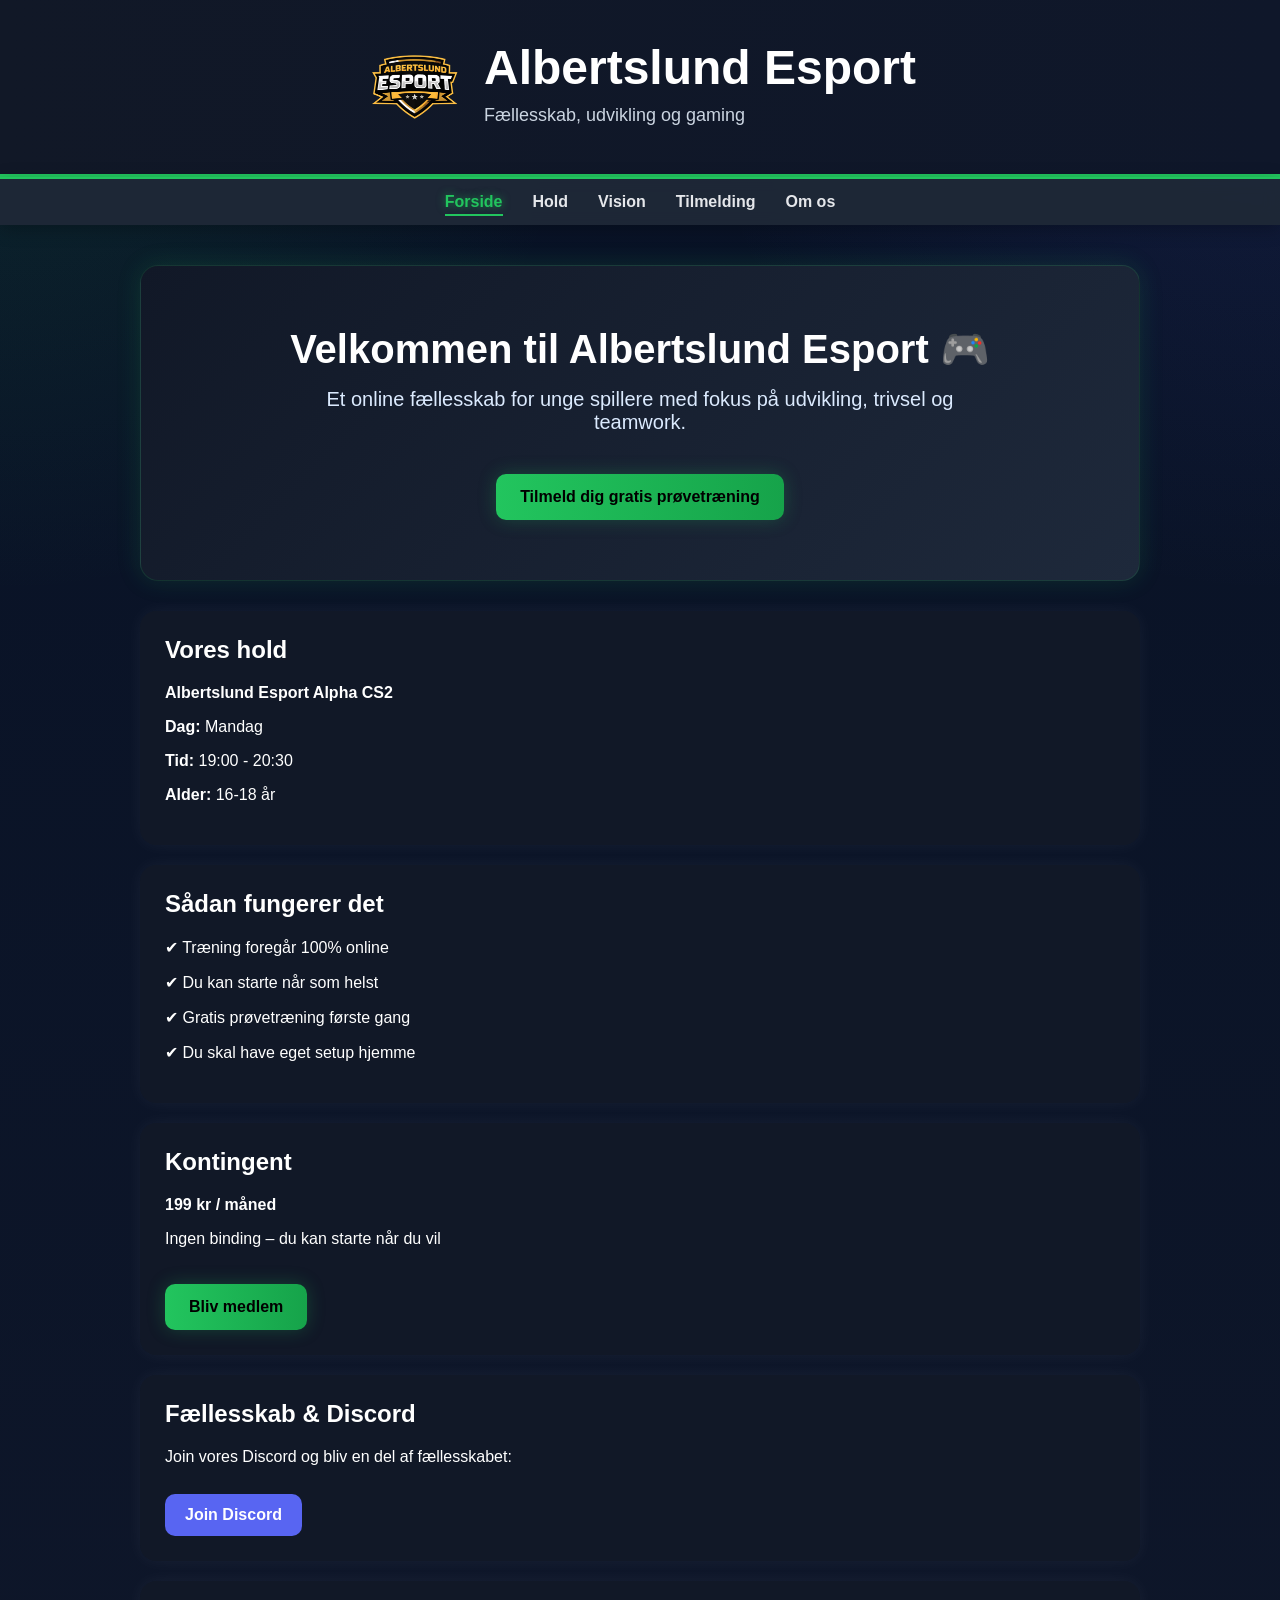
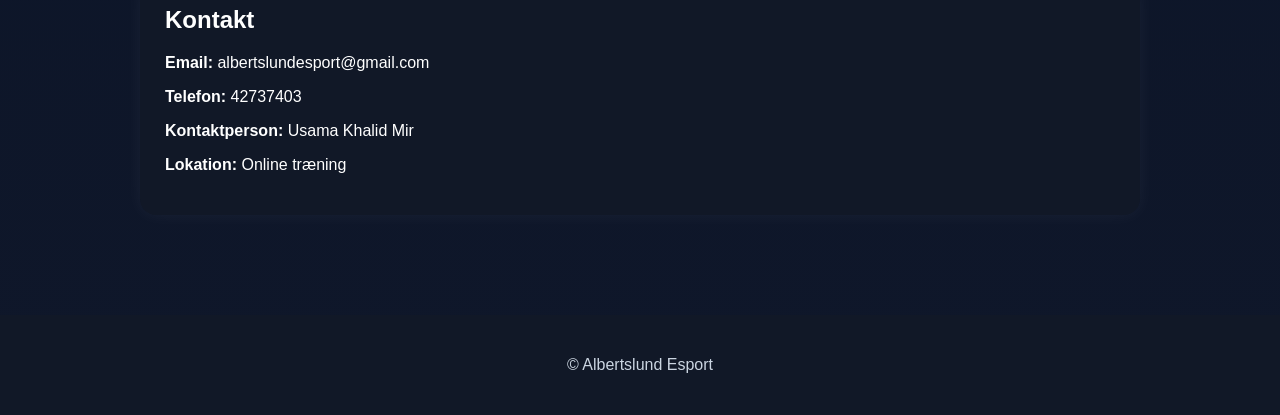
<file: index.html>
<!DOCTYPE html>
<html lang="da">
<head>
  <meta charset="UTF-8">
  <meta name="viewport" content="width=device-width, initial-scale=1.0">
  <title>Albertslund Esport</title>
  <link rel="stylesheet" href="style.css">
  <link rel="icon" type="image/png" href="logo.png">
</head>

<body>

<header>
  <div class="header-inner">
    <img src="logo.png" alt="Albertslund Esport logo" class="logo">
    
    <div class="header-text">
      <h1>Albertslund Esport</h1>
      <p>Fællesskab, udvikling og gaming</p>
    </div>
  </div>
</header>

<nav class="navbar">
  <button class="menu-toggle">☰</button>

  <div class="nav-links">
    <a href="index.html" class="active">Forside</a>
    <a href="hold.html">Hold</a>
    <a href="vision.html">Vision</a>
    <a href="tilmelding.html">Tilmelding</a>
    <a href="omos.html">Om os</a>
  </div>
</nav>

<main>

  <section class="hero">
    <h2>Velkommen til Albertslund Esport 🎮</h2>
    <p>
      Et online fællesskab for unge spillere med fokus på udvikling,
      trivsel og teamwork.
    </p>
    <a href="tilmelding.html" class="button">Tilmeld dig gratis prøvetræning</a>
  </section>

  <section class="card">
    <h2>Vores hold</h2>

    <p><strong>Albertslund Esport Alpha CS2</strong></p>
    <p><strong>Dag:</strong> Mandag</p>
    <p><strong>Tid:</strong> 19:00 - 20:30</p>
    <p><strong>Alder:</strong> 16-18 år</p>
  </section>

  <section class="card">
    <h2>Sådan fungerer det</h2>

    <p>✔ Træning foregår 100% online</p>
    <p>✔ Du kan starte når som helst</p>
    <p>✔ Gratis prøvetræning første gang</p>
    <p>✔ Du skal have eget setup hjemme</p>
  </section>

  <section class="card">
    <h2>Kontingent</h2>

    <p><strong>199 kr / måned</strong></p>
    <p>Ingen binding – du kan starte når du vil</p>

    <a href="tilmelding.html" class="button">Bliv medlem</a>
  </section>

  <section class="card">
    <h2>Fællesskab & Discord</h2>

    <p>Join vores Discord og bliv en del af fællesskabet:</p>

    <a href="https://discord.gg/j8yyB9Amp" class="link-button" target="_blank">
      Join Discord
    </a>
  </section>

  <section class="card">
    <h2>Kontakt</h2>

    <p><strong>Email:</strong> albertslundesport@gmail.com</p>
    <p><strong>Telefon:</strong> 42737403</p>
    <p><strong>Kontaktperson:</strong> Usama Khalid Mir</p>
    <p><strong>Lokation:</strong> Online træning</p>
  </section>

</main>

<footer>
  <p>© Albertslund Esport</p>
</footer>

<script>
  const toggleButton = document.querySelector(".menu-toggle");
  const navLinks = document.querySelector(".nav-links");

  toggleButton.addEventListener("click", () => {
    navLinks.classList.toggle("show");
  });
</script>

</body>
</html>
</file>
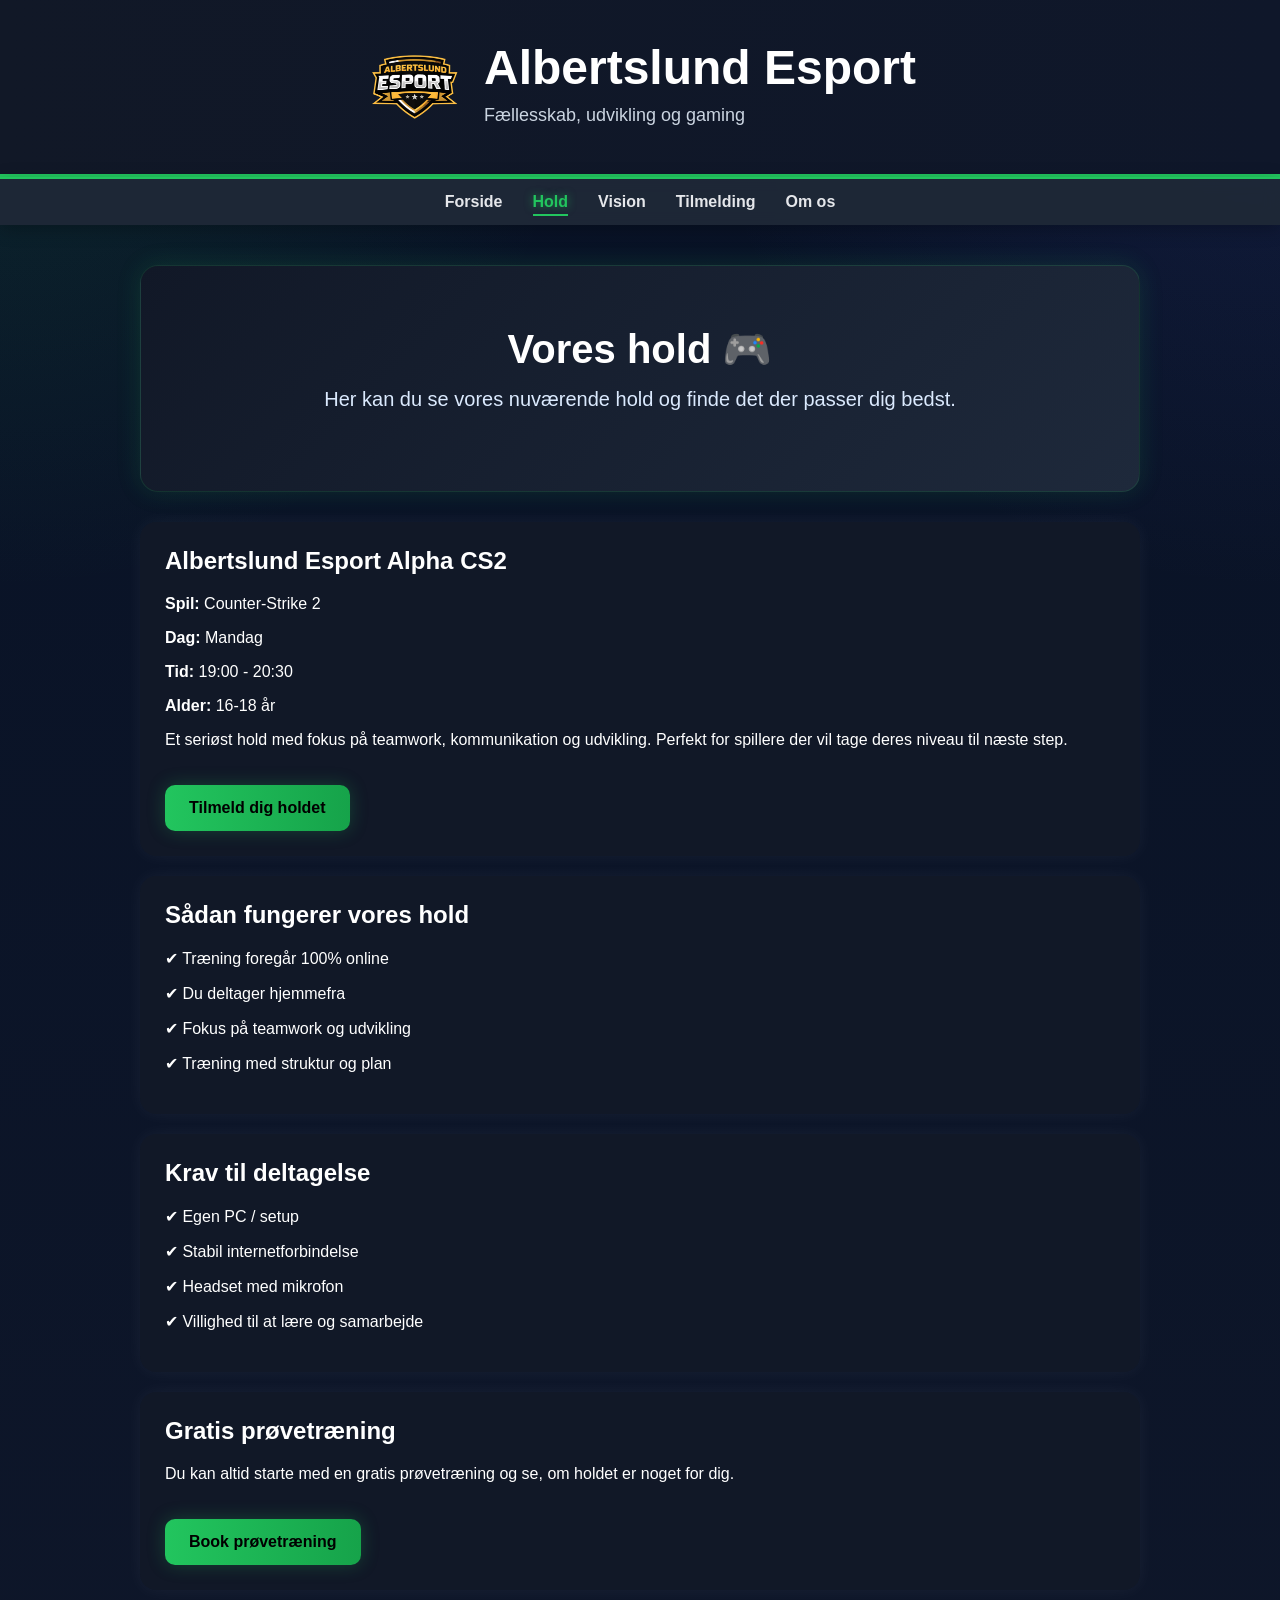
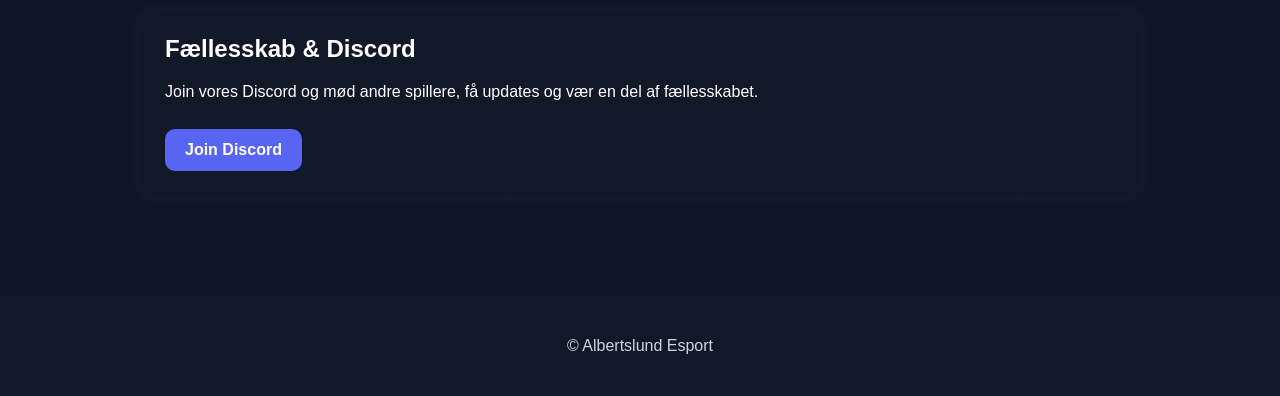
<file: hold.html>
<!DOCTYPE html>
<html lang="da">
<head>
  <meta charset="UTF-8">
  <meta name="viewport" content="width=device-width, initial-scale=1.0">
  <title>Hold - Albertslund Esport</title>
  <link rel="stylesheet" href="style.css">
  <link rel="icon" type="image/png" href="logo.png">
</head>

<body>

<header>
  <div class="header-inner">
    <img src="logo.png" alt="Albertslund Esport logo" class="logo">
    
    <div class="header-text">
      <h1>Albertslund Esport</h1>
      <p>Fællesskab, udvikling og gaming</p>
    </div>
  </div>
</header>

<nav class="navbar">
  <button class="menu-toggle">☰</button>

  <div class="nav-links">
    <a href="index.html">Forside</a>
    <a href="hold.html" class="active">Hold</a>
    <a href="vision.html">Vision</a>
    <a href="tilmelding.html">Tilmelding</a>
    <a href="omos.html">Om os</a>
  </div>
</nav>

<main>

  <section class="hero">
    <h2>Vores hold 🎮</h2>
    <p>
      Her kan du se vores nuværende hold og finde det der passer dig bedst.
    </p>
  </section>

  <!-- HOLD 1 -->
  <section class="card">
    <h2>Albertslund Esport Alpha CS2</h2>

    <p><strong>Spil:</strong> Counter-Strike 2</p>
    <p><strong>Dag:</strong> Mandag</p>
    <p><strong>Tid:</strong> 19:00 - 20:30</p>
    <p><strong>Alder:</strong> 16-18 år</p>

    <p>
      Et seriøst hold med fokus på teamwork, kommunikation og udvikling.
      Perfekt for spillere der vil tage deres niveau til næste step.
    </p>

    <a href="tilmelding.html" class="button">Tilmeld dig holdet</a>
  </section>

  <!-- INFO -->
  <section class="card">
    <h2>Sådan fungerer vores hold</h2>

    <p>✔ Træning foregår 100% online</p>
    <p>✔ Du deltager hjemmefra</p>
    <p>✔ Fokus på teamwork og udvikling</p>
    <p>✔ Træning med struktur og plan</p>
  </section>

  <!-- KRAV -->
  <section class="card">
    <h2>Krav til deltagelse</h2>

    <p>✔ Egen PC / setup</p>
    <p>✔ Stabil internetforbindelse</p>
    <p>✔ Headset med mikrofon</p>
    <p>✔ Villighed til at lære og samarbejde</p>
  </section>

  <!-- GRATIS -->
  <section class="card">
    <h2>Gratis prøvetræning</h2>

    <p>
      Du kan altid starte med en gratis prøvetræning og se,
      om holdet er noget for dig.
    </p>

    <a href="tilmelding.html" class="button">Book prøvetræning</a>
  </section>

  <!-- DISCORD -->
  <section class="card">
    <h2>Fællesskab & Discord</h2>

    <p>
      Join vores Discord og mød andre spillere, få updates og vær en del af fællesskabet.
    </p>

    <a href="https://discord.gg/j8yyB9Amp" class="link-button" target="_blank">
      Join Discord
    </a>
  </section>

</main>

<footer>
  <p>© Albertslund Esport</p>
</footer>

<script>
  const toggleButton = document.querySelector(".menu-toggle");
  const navLinks = document.querySelector(".nav-links");

  toggleButton.addEventListener("click", () => {
    navLinks.classList.toggle("show");
  });
</script>

</body>
</html>
</file>
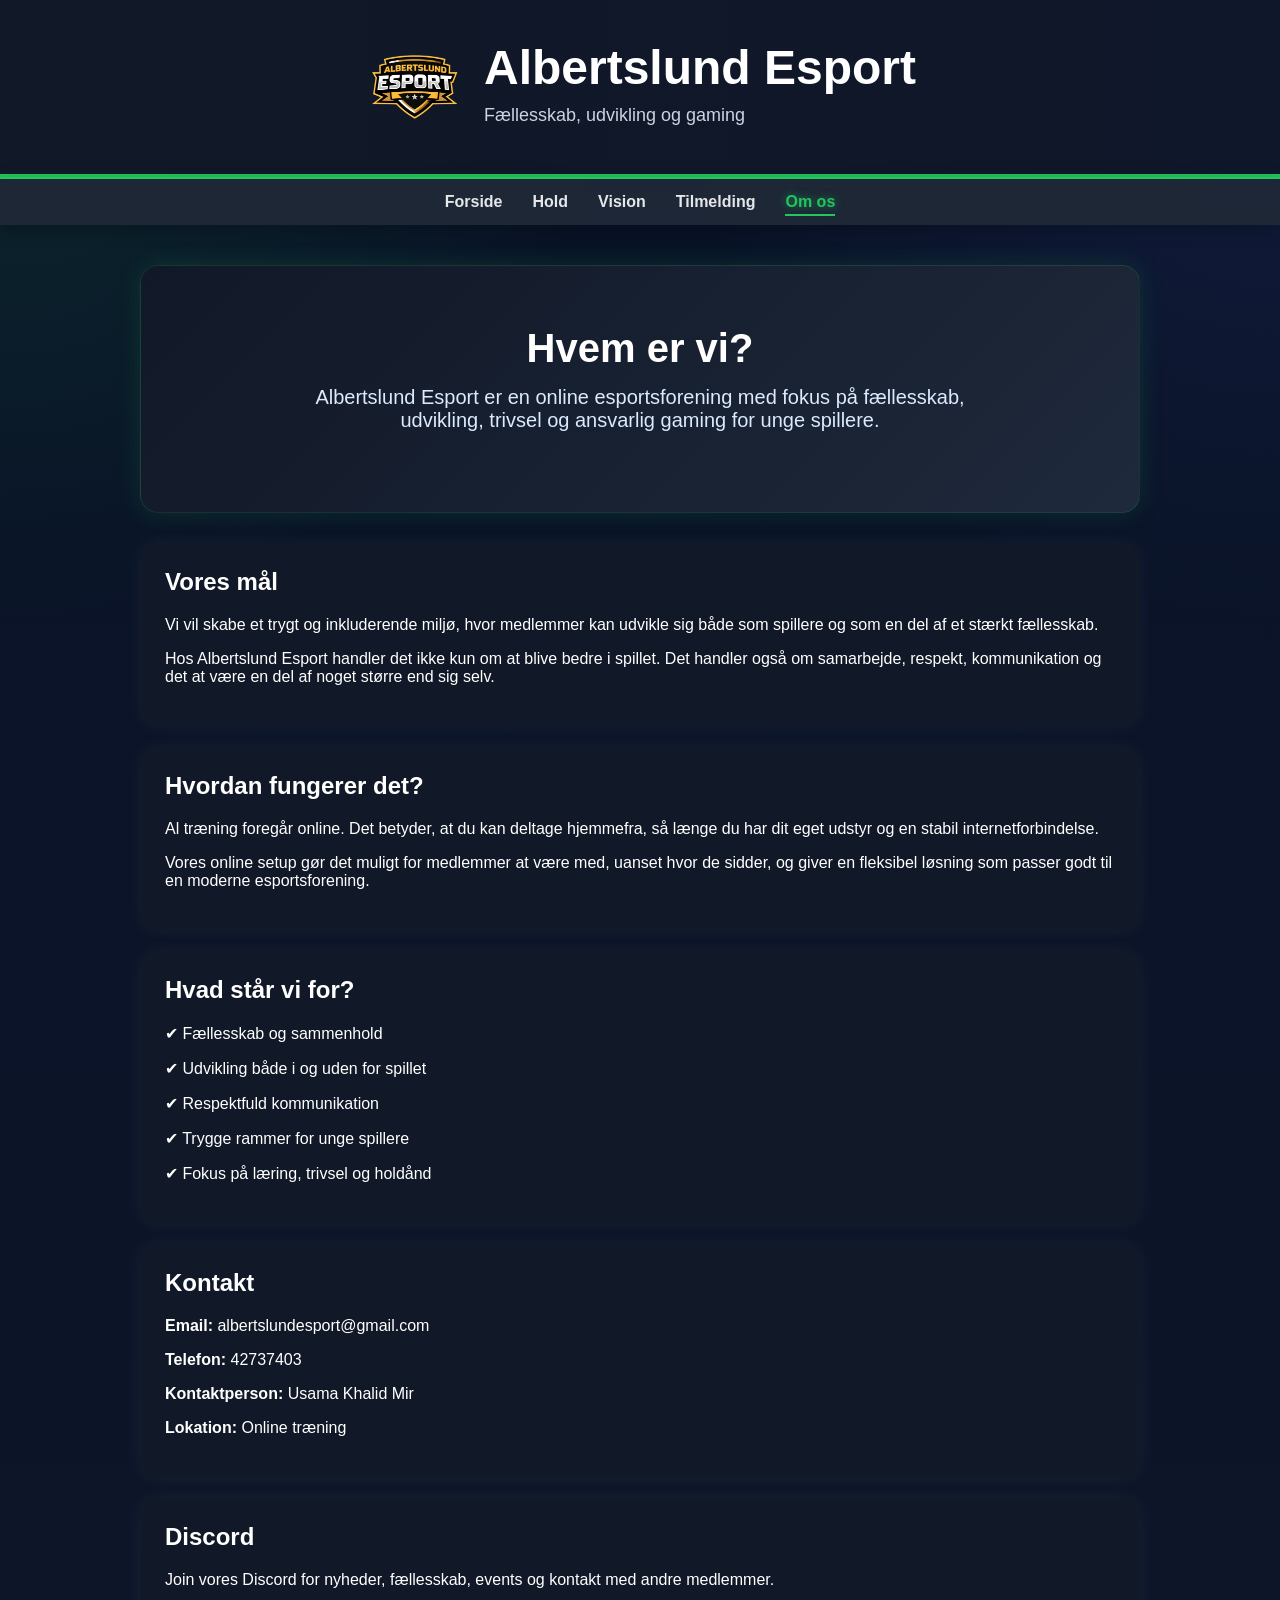
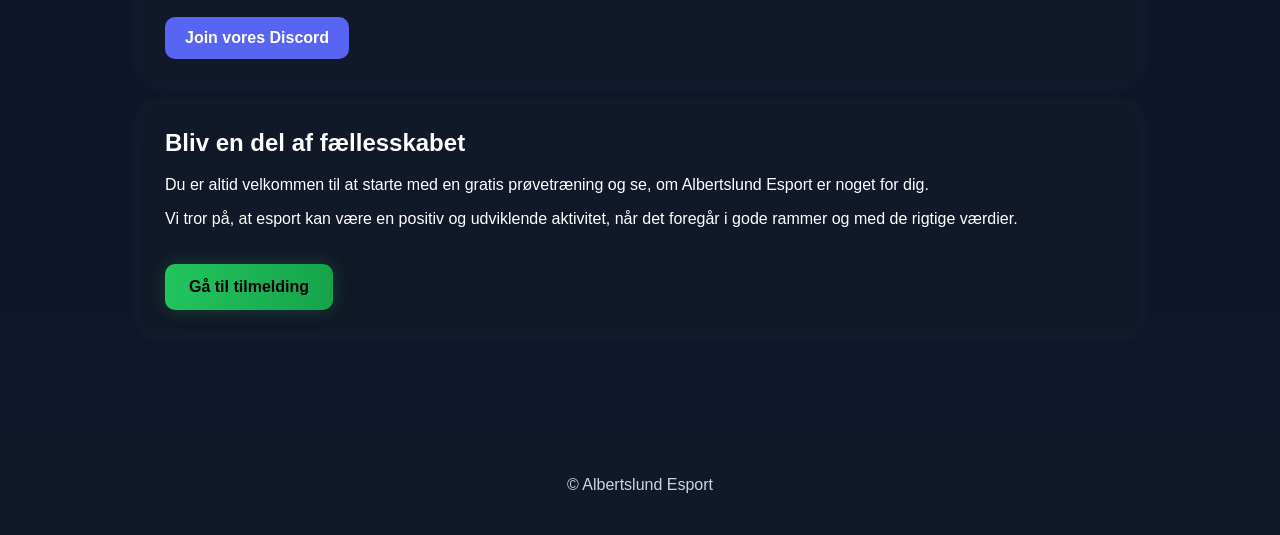
<file: omos.html>
<!DOCTYPE html>
<html lang="da">
<head>
  <meta charset="UTF-8">
  <meta name="viewport" content="width=device-width, initial-scale=1.0">
  <title>Om os - Albertslund Esport</title>
  <link rel="stylesheet" href="style.css">
  <link rel="icon" type="image/png" href="logo.png">
</head>

<body>

<header>
  <div class="header-inner">
    <img src="logo.png" alt="Albertslund Esport logo" class="logo">
    
    <div class="header-text">
      <h1>Albertslund Esport</h1>
      <p>Fællesskab, udvikling og gaming</p>
    </div>
  </div>
</header>

<nav class="navbar">
  <button class="menu-toggle">☰</button>

  <div class="nav-links">
    <a href="index.html">Forside</a>
    <a href="hold.html">Hold</a>
    <a href="vision.html">Vision</a>
    <a href="tilmelding.html">Tilmelding</a>
    <a href="omos.html" class="active">Om os</a>
  </div>
</nav>

<main>

  <section class="hero">
    <h2>Hvem er vi?</h2>
    <p>
      Albertslund Esport er en online esportsforening med fokus på fællesskab,
      udvikling, trivsel og ansvarlig gaming for unge spillere.
    </p>
  </section>

  <section class="card">
    <h2>Vores mål</h2>
    <p>
      Vi vil skabe et trygt og inkluderende miljø, hvor medlemmer kan udvikle sig
      både som spillere og som en del af et stærkt fællesskab.
    </p>
    <p>
      Hos Albertslund Esport handler det ikke kun om at blive bedre i spillet.
      Det handler også om samarbejde, respekt, kommunikation og det at være en del
      af noget større end sig selv.
    </p>
  </section>

  <section class="card">
    <h2>Hvordan fungerer det?</h2>
    <p>
      Al træning foregår online. Det betyder, at du kan deltage hjemmefra,
      så længe du har dit eget udstyr og en stabil internetforbindelse.
    </p>
    <p>
      Vores online setup gør det muligt for medlemmer at være med, uanset hvor de sidder,
      og giver en fleksibel løsning som passer godt til en moderne esportsforening.
    </p>
  </section>

  <section class="card">
    <h2>Hvad står vi for?</h2>
    <p>✔ Fællesskab og sammenhold</p>
    <p>✔ Udvikling både i og uden for spillet</p>
    <p>✔ Respektfuld kommunikation</p>
    <p>✔ Trygge rammer for unge spillere</p>
    <p>✔ Fokus på læring, trivsel og holdånd</p>
  </section>

  <section class="card">
    <h2>Kontakt</h2>
    <p><strong>Email:</strong> albertslundesport@gmail.com</p>
    <p><strong>Telefon:</strong> 42737403</p>
    <p><strong>Kontaktperson:</strong> Usama Khalid Mir</p>
    <p><strong>Lokation:</strong> Online træning</p>
  </section>

  <section class="card">
    <h2>Discord</h2>
    <p>
      Join vores Discord for nyheder, fællesskab, events og kontakt med andre medlemmer.
    </p>

    <a href="https://discord.gg/j8yyB9Amp" class="link-button" target="_blank">
      Join vores Discord
    </a>
  </section>

  <section class="card">
    <h2>Bliv en del af fællesskabet</h2>
    <p>
      Du er altid velkommen til at starte med en gratis prøvetræning og se,
      om Albertslund Esport er noget for dig.
    </p>
    <p>
      Vi tror på, at esport kan være en positiv og udviklende aktivitet,
      når det foregår i gode rammer og med de rigtige værdier.
    </p>

    <a href="tilmelding.html" class="button">Gå til tilmelding</a>
  </section>

</main>

<footer>
  <p>© Albertslund Esport</p>
</footer>

<script>
  const toggleButton = document.querySelector(".menu-toggle");
  const navLinks = document.querySelector(".nav-links");

  toggleButton.addEventListener("click", () => {
    navLinks.classList.toggle("show");
  });
</script>

</body>
</html>
</file>
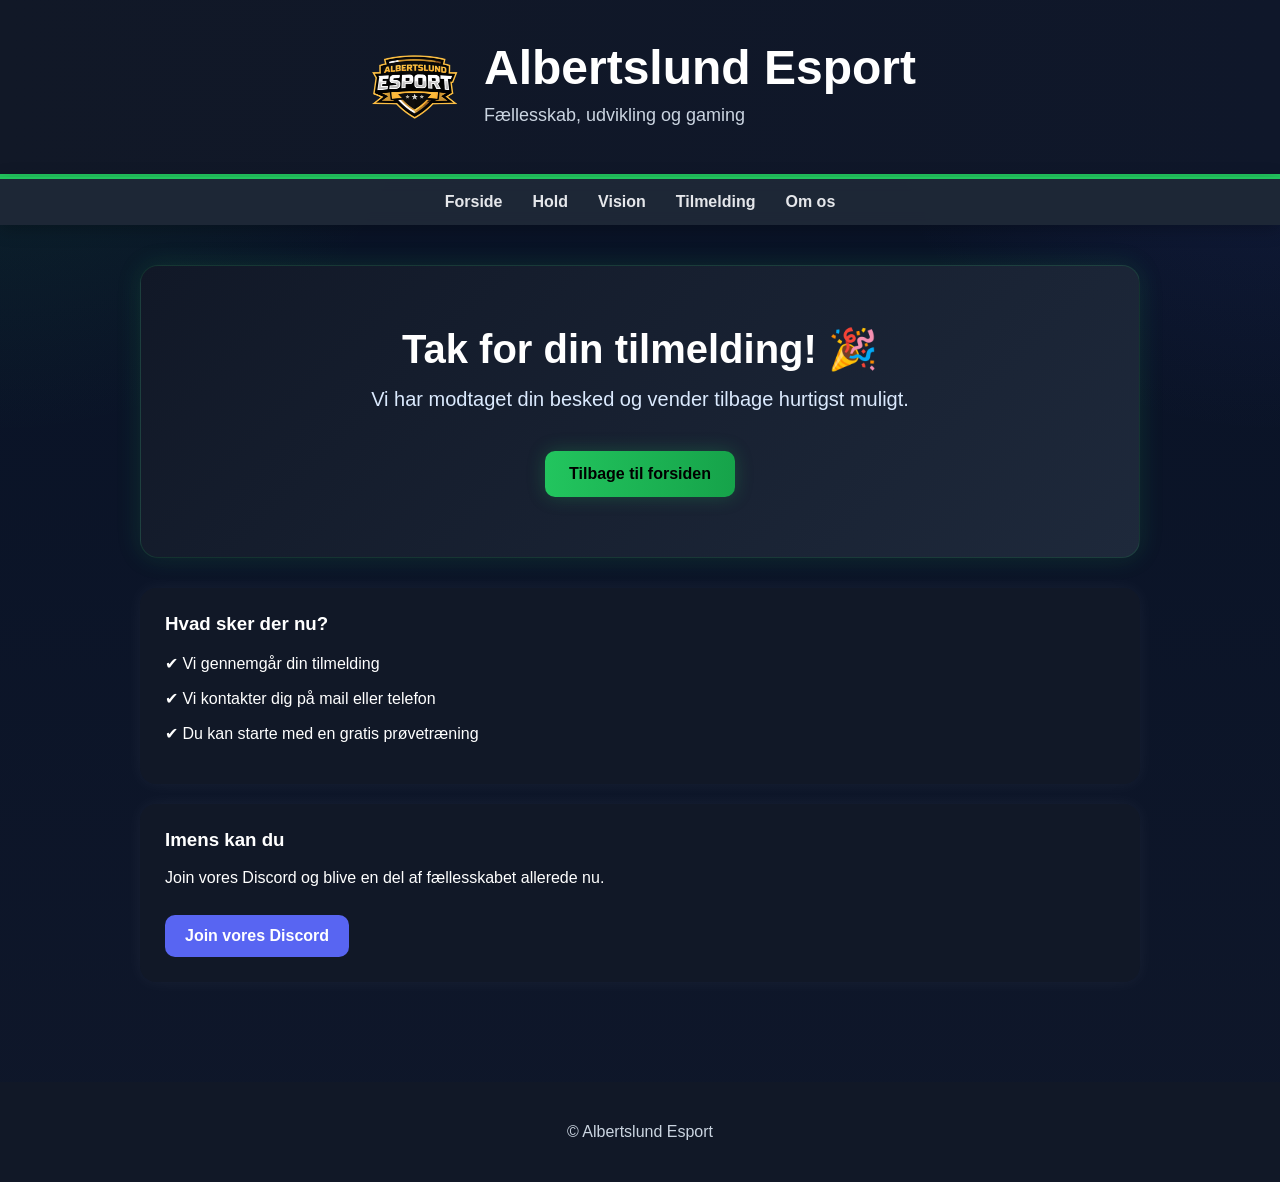
<file: tak.html>
<!DOCTYPE html>
<html lang="da">
<head>
  <meta charset="UTF-8">
  <meta name="viewport" content="width=device-width, initial-scale=1.0">
  <title>Tak - Albertslund Esport</title>
  <link rel="stylesheet" href="style.css">
  <link rel="icon" type="image/png" href="logo.png">
</head>

<body>

<header>
  <div class="header-inner">
    <img src="logo.png" alt="Albertslund Esport logo" class="logo">
    
    <div class="header-text">
      <h1>Albertslund Esport</h1>
      <p>Fællesskab, udvikling og gaming</p>
    </div>
  </div>
</header>

<nav class="navbar">
  <button class="menu-toggle">☰</button>

  <div class="nav-links">
    <a href="index.html">Forside</a>
    <a href="hold.html">Hold</a>
    <a href="vision.html">Vision</a>
    <a href="tilmelding.html">Tilmelding</a>
    <a href="omos.html">Om os</a>
  </div>
</nav>

<main>

  <section class="hero">
    <h2>Tak for din tilmelding! 🎉</h2>
    <p>
      Vi har modtaget din besked og vender tilbage hurtigst muligt.
    </p>
    <a href="index.html" class="button">Tilbage til forsiden</a>
  </section>

  <section class="card">
    <h3>Hvad sker der nu?</h3>
    <p>✔ Vi gennemgår din tilmelding</p>
    <p>✔ Vi kontakter dig på mail eller telefon</p>
    <p>✔ Du kan starte med en gratis prøvetræning</p>
  </section>

  <section class="card">
    <h3>Imens kan du</h3>
    <p>Join vores Discord og blive en del af fællesskabet allerede nu.</p>
    <a href="https://discord.gg/j8yyB9Amp" class="link-button" target="_blank">Join vores Discord</a>
  </section>

</main>

<footer>
  <p>© Albertslund Esport</p>
</footer>

<script>
  const toggleButton = document.querySelector(".menu-toggle");
  const navLinks = document.querySelector(".nav-links");

  toggleButton.addEventListener("click", () => {
    navLinks.classList.toggle("show");
  });
</script>

</body>
</html>
</file>
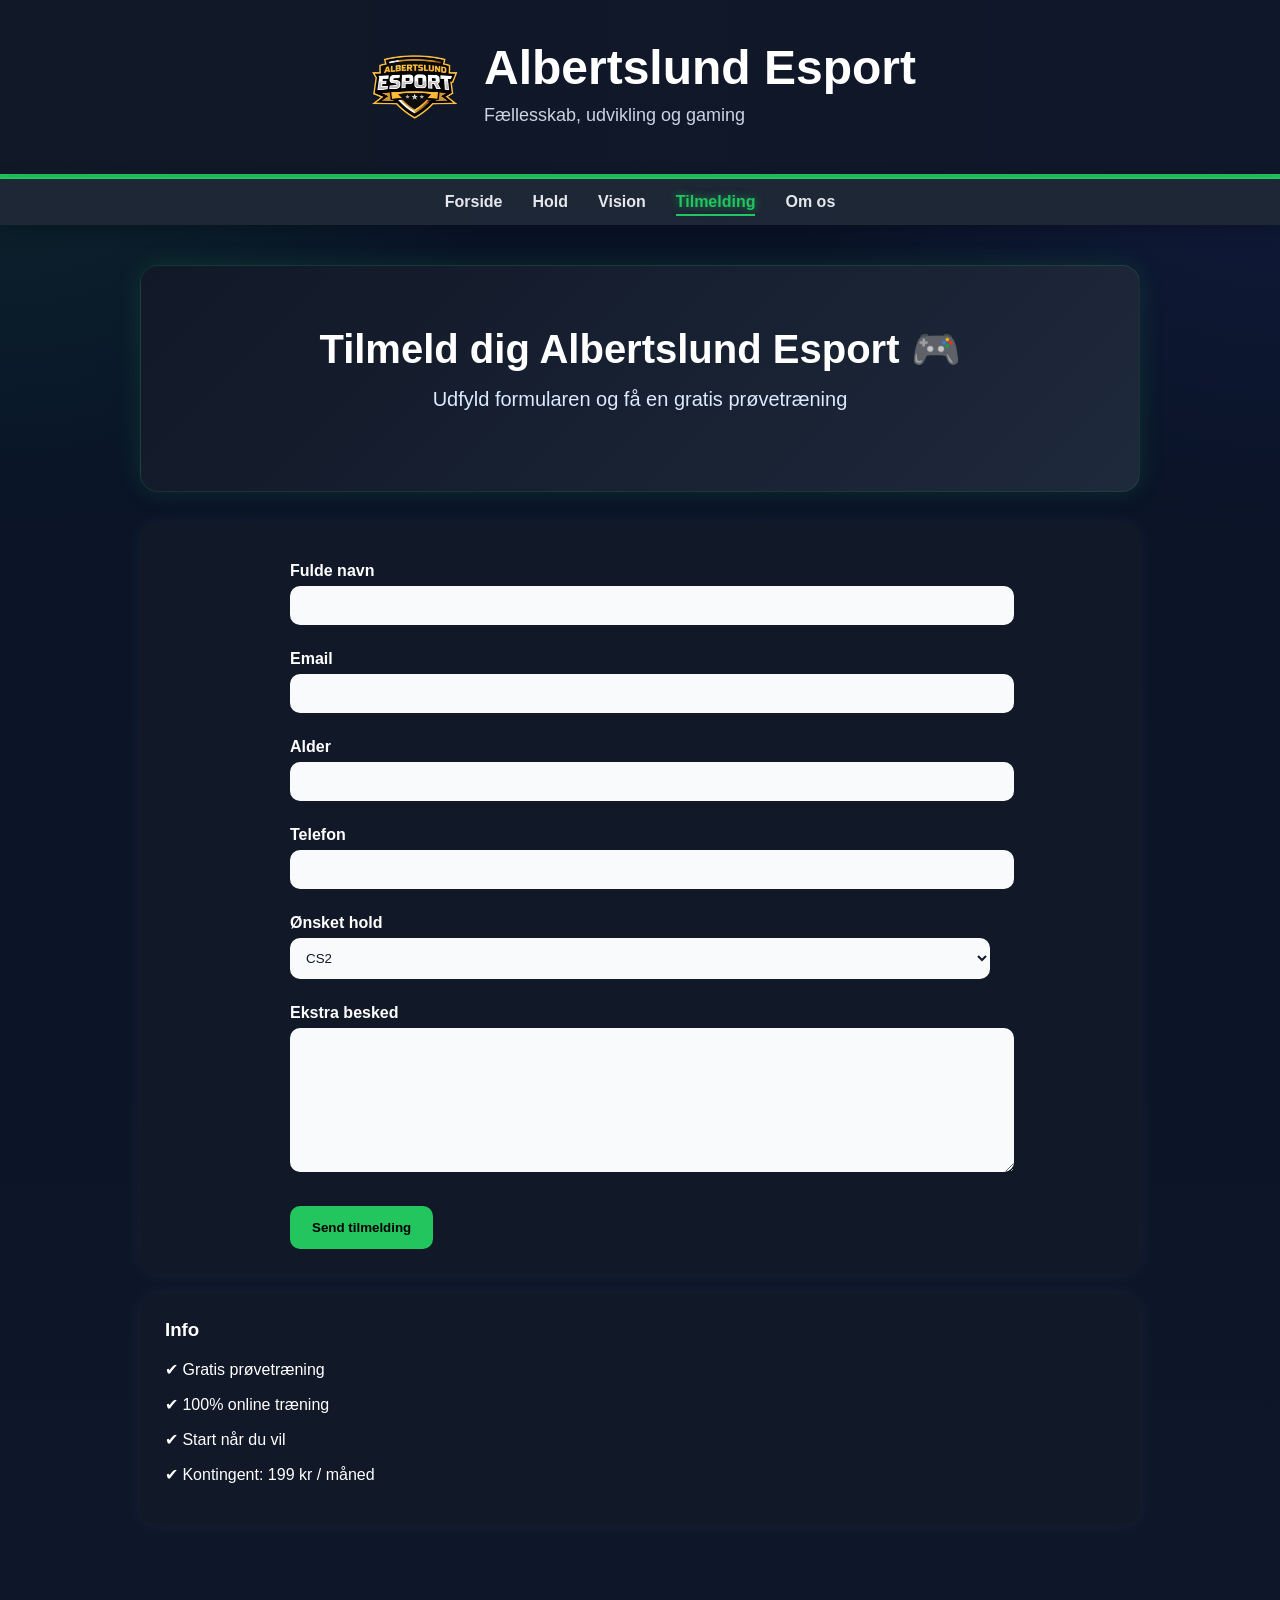
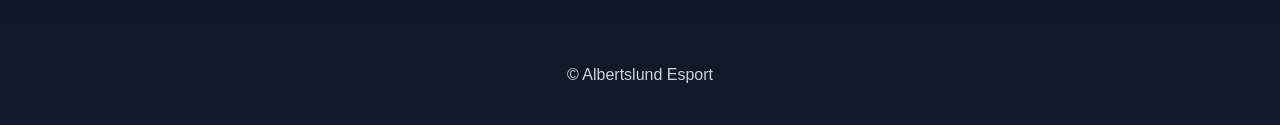
<file: tilmelding.html>
<!DOCTYPE html>
<html lang="da">
<head>
  <meta charset="UTF-8">
  <meta name="viewport" content="width=device-width, initial-scale=1.0">
  <title>Tilmelding - Albertslund Esport</title>
  <link rel="stylesheet" href="style.css">
  <link rel="icon" type="image/png" href="logo.png">
</head>

<body>

<header>
  <div class="header-inner">
    <img src="logo.png" alt="Albertslund Esport logo" class="logo">
    
    <div class="header-text">
      <h1>Albertslund Esport</h1>
      <p>Fællesskab, udvikling og gaming</p>
    </div>
  </div>
</header>

<nav class="navbar">
  <button class="menu-toggle">☰</button>

  <div class="nav-links">
    <a href="index.html">Forside</a>
    <a href="hold.html">Hold</a>
    <a href="vision.html">Vision</a>
    <a href="tilmelding.html" class="active">Tilmelding</a>
    <a href="omos.html">Om os</a>
  </div>
</nav>

<main>

  <section class="hero">
    <h2>Tilmeld dig Albertslund Esport 🎮</h2>
    <p>Udfyld formularen og få en gratis prøvetræning</p>
  </section>

  <section class="card">

    <div class="form-container">
    <form action="https://formspree.io/f/mqegebaq" method="POST">

      <!-- EMAIL SUBJECT -->
      <input type="hidden" name="_subject" value="Ny tilmelding fra Albertslund Esport">

      <!-- VIGTIG: TAK SIDE (MIDLERIDTIG LINK) -->
      <input type="hidden" name="_next" value="https://albertslundesport.dk/tak.html">

      <label for="navn">Fulde navn</label>
      <input type="text" id="navn" name="navn" required>

      <label for="email">Email</label>
      <input type="email" id="email" name="email" required>

      <label for="alder">Alder</label>
      <input type="number" id="alder" name="alder" required>

      <label for="telefon">Telefon</label>
      <input type="text" id="telefon" name="telefon">

      <label for="spil">Ønsket hold</label>
      <select id="spil" name="spil">
        <option>CS2</option>
        <option>Fortnite</option>
        <option>Begynderhold</option>
      </select>

      <label for="besked">Ekstra besked</label>
      <textarea id="besked" name="besked"></textarea>

      <button type="submit">Send tilmelding</button>

    </form>
</div>
  </section>

  <section class="card">
    <h3>Info</h3>
    <p>✔ Gratis prøvetræning</p>
    <p>✔ 100% online træning</p>
    <p>✔ Start når du vil</p>
    <p>✔ Kontingent: 199 kr / måned</p>
  </section>

</main>

<footer>
  <p>© Albertslund Esport</p>
</footer>

<script>
  const toggleButton = document.querySelector(".menu-toggle");
  const navLinks = document.querySelector(".nav-links");

  toggleButton.addEventListener("click", () => {
    navLinks.classList.toggle("show");
  });
</script>

</body>
</html>
</file>
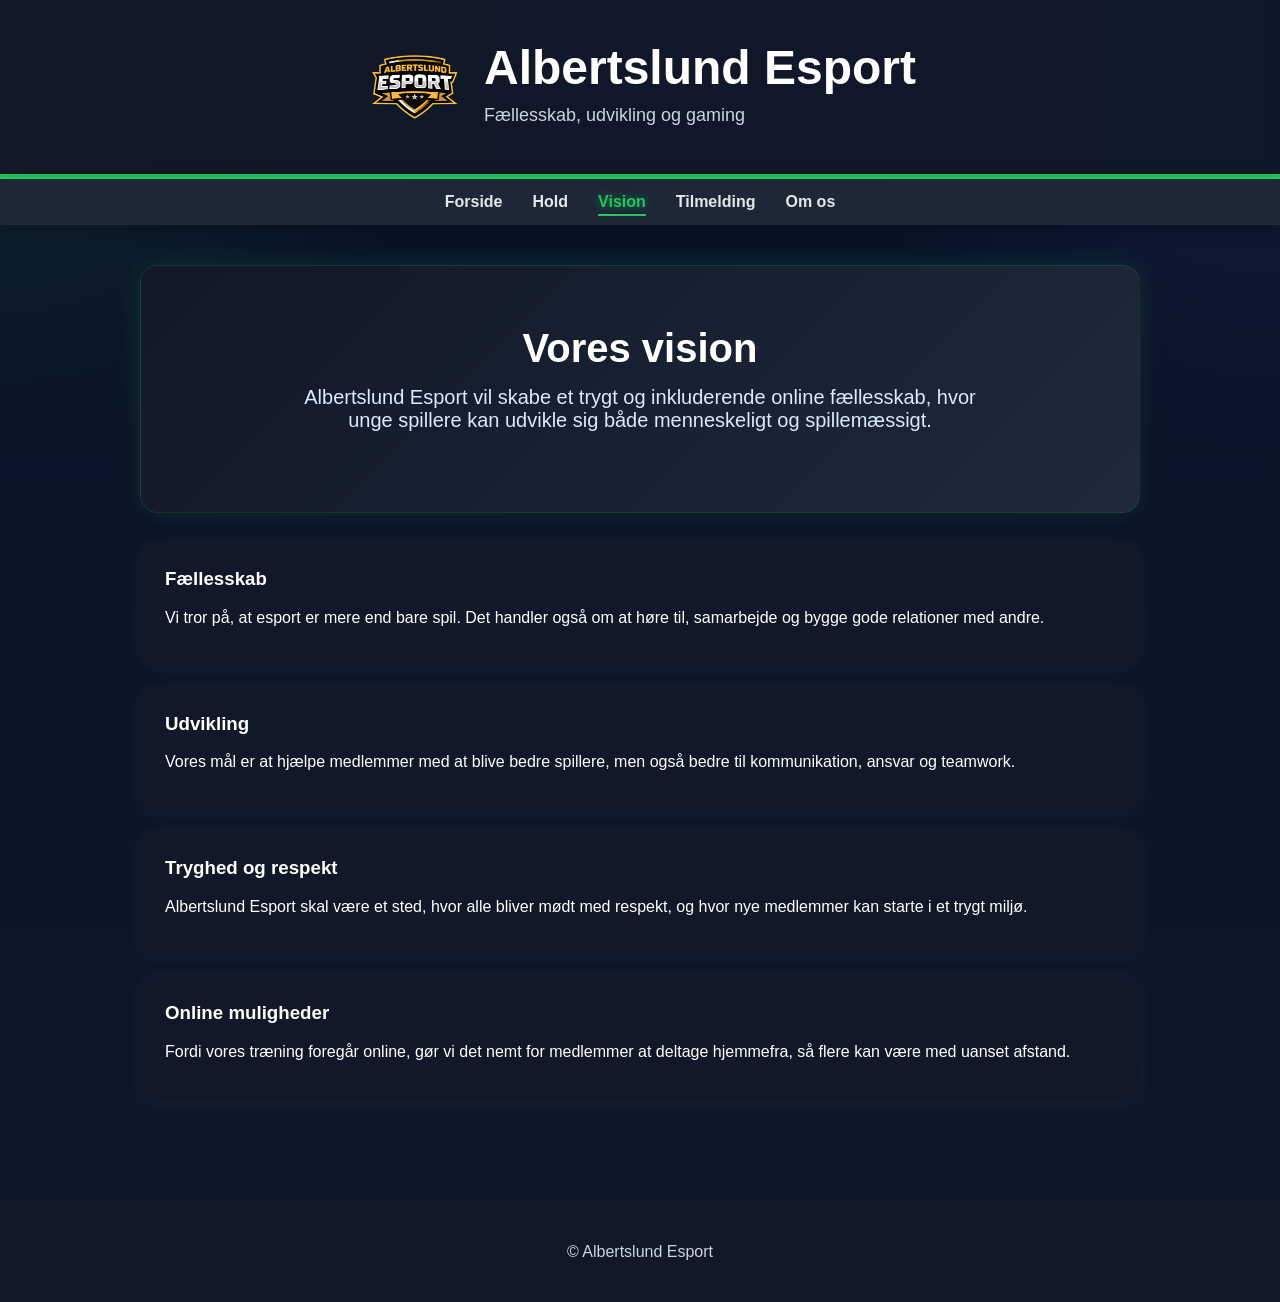
<file: vision.html>
<!DOCTYPE html>
<html lang="da">
<head>
  <meta charset="UTF-8">
  <meta name="viewport" content="width=device-width, initial-scale=1.0">
  <title>Vision - Albertslund Esport</title>
  <link rel="stylesheet" href="style.css">
</head>

<body>

<header>
  <div class="header-inner">
    <img src="logo.png" alt="Albertslund Esport logo" class="logo">
    
    <div class="header-text">
      <h1>Albertslund Esport</h1>
      <p>Fællesskab, udvikling og gaming</p>
    </div>
  </div>
</header>

<nav class="navbar">
  <button class="menu-toggle">☰</button>

  <div class="nav-links">
    <a href="index.html">Forside</a>
    <a href="hold.html">Hold</a>
    <a href="vision.html" class="active">Vision</a>
    <a href="tilmelding.html">Tilmelding</a>
    <a href="omos.html">Om os</a>
  </div>
</nav>

<main>

  <section class="hero">
    <h2>Vores vision</h2>
    <p>
      Albertslund Esport vil skabe et trygt og inkluderende online fællesskab,
      hvor unge spillere kan udvikle sig både menneskeligt og spillemæssigt.
    </p>
  </section>

  <section class="card">
    <h3>Fællesskab</h3>
    <p>
      Vi tror på, at esport er mere end bare spil. Det handler også om at høre til,
      samarbejde og bygge gode relationer med andre.
    </p>
  </section>

  <section class="card">
    <h3>Udvikling</h3>
    <p>
      Vores mål er at hjælpe medlemmer med at blive bedre spillere,
      men også bedre til kommunikation, ansvar og teamwork.
    </p>
  </section>

  <section class="card">
    <h3>Tryghed og respekt</h3>
    <p>
      Albertslund Esport skal være et sted, hvor alle bliver mødt med respekt,
      og hvor nye medlemmer kan starte i et trygt miljø.
    </p>
  </section>

  <section class="card">
    <h3>Online muligheder</h3>
    <p>
      Fordi vores træning foregår online, gør vi det nemt for medlemmer at deltage hjemmefra,
      så flere kan være med uanset afstand.
    </p>
  </section>

</main>

<footer>
  <p>© Albertslund Esport</p>
</footer>

<!-- MENU SCRIPT -->
<script>
  const toggleButton = document.querySelector(".menu-toggle");
  const navLinks = document.querySelector(".nav-links");

  toggleButton.addEventListener("click", () => {
    navLinks.classList.toggle("show");
  });
</script>

</body>
</html>
</file>
<file: style.css>
body {
  margin: 0;
  font-family: Arial, sans-serif;
  background:
    radial-gradient(circle at top left, rgba(34, 197, 94, 0.12), transparent 25%),
    radial-gradient(circle at top right, rgba(88, 101, 242, 0.12), transparent 25%),
    linear-gradient(180deg, #081226 0%, #0f172a 100%);
  color: white;
}

/* HEADER */
header {
  background: linear-gradient(90deg, #111827 0%, #0f172a 100%);
  padding: 30px 20px;
  text-align: center;
  border-bottom: 3px solid #22c55e;
}

header h1 {
  margin: 10px 0 0 0;
  font-size: 48px;
}

header p {
  margin-top: 10px;
  color: #cbd5e1;
  font-size: 18px;
}

.header-inner {
  display: flex;
  align-items: center;
  justify-content: center;
  gap: 20px;
}

.header-text {
  text-align: left;
}


/* LOGO */
.logo {
  width: 100px;
  height: auto;
  margin: 0;
}

/* NAVBAR */
.navbar {
  background: rgba(31, 41, 55, 0.95);
  padding: 14px;
  border-top: 2px solid #22c55e;
  position: sticky;
  top: 0;
  z-index: 1000;
  backdrop-filter: blur(8px);
  box-shadow: 0 4px 18px rgba(0, 0, 0, 0.25);
}

.nav-links {
  display: flex;
  justify-content: center;
  gap: 30px;
}

.navbar a {
  color: #e5e7eb;
  text-decoration: none;
  font-weight: bold;
  position: relative;
  transition: color 0.25s ease, text-shadow 0.25s ease;
}

.navbar a:hover {
  color: #22c55e;
  text-shadow: 0 0 8px rgba(34, 197, 94, 0.6);
}

.navbar a::after {
  content: "";
  position: absolute;
  width: 0%;
  height: 2px;
  background: #22c55e;
  left: 0;
  bottom: -5px;
  transition: width 0.25s ease;
}

.navbar a:hover::after {
  width: 100%;
}

.active {
  color: #22c55e !important;
  text-shadow: 0 0 8px rgba(34, 197, 94, 0.6);
}

.active::after {
  width: 100% !important;
}

/* MAIN */
main {
  max-width: 1000px;
  margin: 0 auto;
  padding: 40px 20px;
}

/* HERO */
.hero {
  background: linear-gradient(135deg, #111827 0%, #1e293b 100%);
  padding: 60px 30px;
  border-radius: 18px;
  margin-bottom: 30px;
  box-shadow: 0 0 25px rgba(34, 197, 94, 0.15);
  border: 1px solid rgba(34, 197, 94, 0.15);
  text-align: center;
}

.hero h2 {
  font-size: 40px;
  margin-top: 0;
  margin-bottom: 15px;
}

.hero p {
  font-size: 20px;
  color: #dbeafe;
  max-width: 700px;
  margin: 0 auto 20px;
}

/* CARD */
.card {
  background: #111827;
  padding: 25px;
  border-radius: 16px;
  margin-bottom: 20px;
  box-shadow: 0 0 18px rgba(255, 255, 255, 0.05);
  transition: transform 0.2s ease, box-shadow 0.2s ease;
}

.card:hover {
  transform: translateY(-3px);
  box-shadow: 0 0 24px rgba(34, 197, 94, 0.12);
}

.card h2,
.card h3 {
  margin-top: 0;
}

/* BUTTON */
.button {
  display: inline-block;
  margin-top: 20px;
  background: linear-gradient(90deg, #22c55e 0%, #16a34a 100%);
  color: black;
  padding: 14px 24px;
  border-radius: 10px;
  text-decoration: none;
  font-weight: bold;
  font-size: 16px;
  box-shadow: 0 0 18px rgba(34, 197, 94, 0.25);
  transition: all 0.2s ease;
}

.button:hover {
  transform: translateY(-2px);
  box-shadow: 0 0 24px rgba(34, 197, 94, 0.45);
}

/* DISCORD BUTTON */
.link-button {
  display: inline-block;
  margin-top: 12px;
  background: #5865f2;
  color: white;
  padding: 12px 20px;
  border-radius: 10px;
  text-decoration: none;
  font-weight: bold;
  transition: all 0.2s ease;
}

.link-button:hover {
  transform: translateY(-2px);
  opacity: 0.92;
}

/* FORM */
form {
  max-width: 700px;
  margin: 0 auto;
}

label {
  display: block;
  margin-top: 15px;
  margin-bottom: 6px;
  font-weight: bold;
}

input,
select,
textarea {
  width: 100%;
  padding: 12px;
  border-radius: 10px;
  border: none;
  margin-bottom: 10px;
  background: #f8fafc;
  color: #111827;
}

textarea {
  min-height: 120px;
}

button {
  margin-top: 20px;
  background: #22c55e;
  color: black;
  border: none;
  padding: 14px 22px;
  border-radius: 10px;
  font-weight: bold;
  cursor: pointer;
}

/* FOOTER */
footer {
  text-align: center;
  padding: 25px;
  background: #111827;
  margin-top: 40px;
  color: #cbd5e1;
}

/* BURGER MENU */
.menu-toggle {
  display: none;
  background: none;
  border: 2px solid #22c55e;
  color: white;
  font-size: 24px;
  padding: 8px 14px;
  border-radius: 10px;
  cursor: pointer;
  margin: 0 auto;
}

/* MOBILE */
@media (max-width: 768px) {

  header h1 {
    font-size: 34px;
  }

  header p {
    font-size: 16px;
  }

  .logo {
    width: 100px;
  }

  .menu-toggle {
    display: block;
  }

  .nav-links {
    display: none;
    flex-direction: column;
    gap: 8px;
    margin-top: 12px;
  }

  .nav-links.show {
    display: flex;
  }

  .navbar {
    text-align: center;
  }

  .navbar a {
    display: block;
    padding: 10px 0;
  }

  main {
    padding: 20px 12px;
  }

  .hero {
    padding: 30px 18px;
  }

  .hero h2 {
    font-size: 28px;
  }

  .hero p {
    font-size: 16px;
  }

  .card {
    padding: 18px;
  }

  .button,
  .link-button,
  button {
    max-width: 100%;
    text-align: center;
  }

  input,
  select,
  textarea {
    font-size: 16px;
    max-width: stretch;
  }

  .form-container{
    max-width: 100%;
  }
}
</file>
